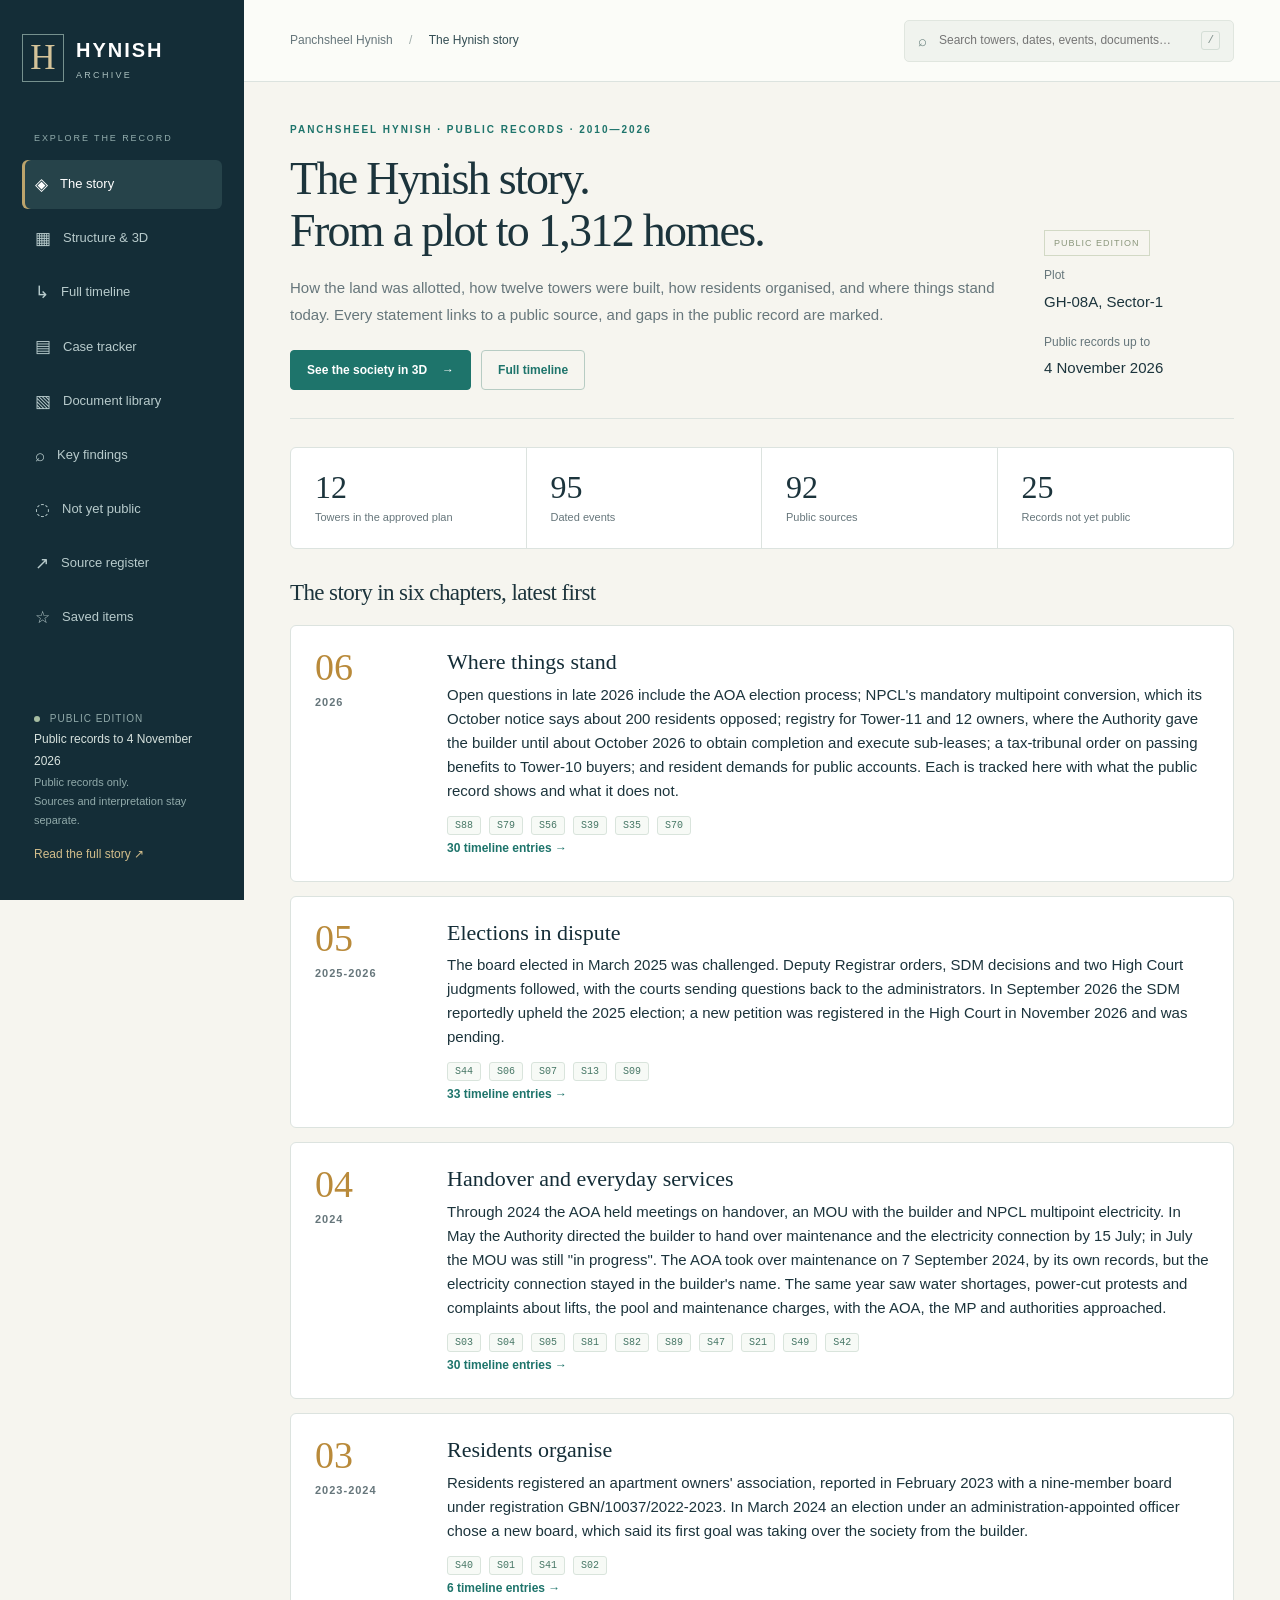
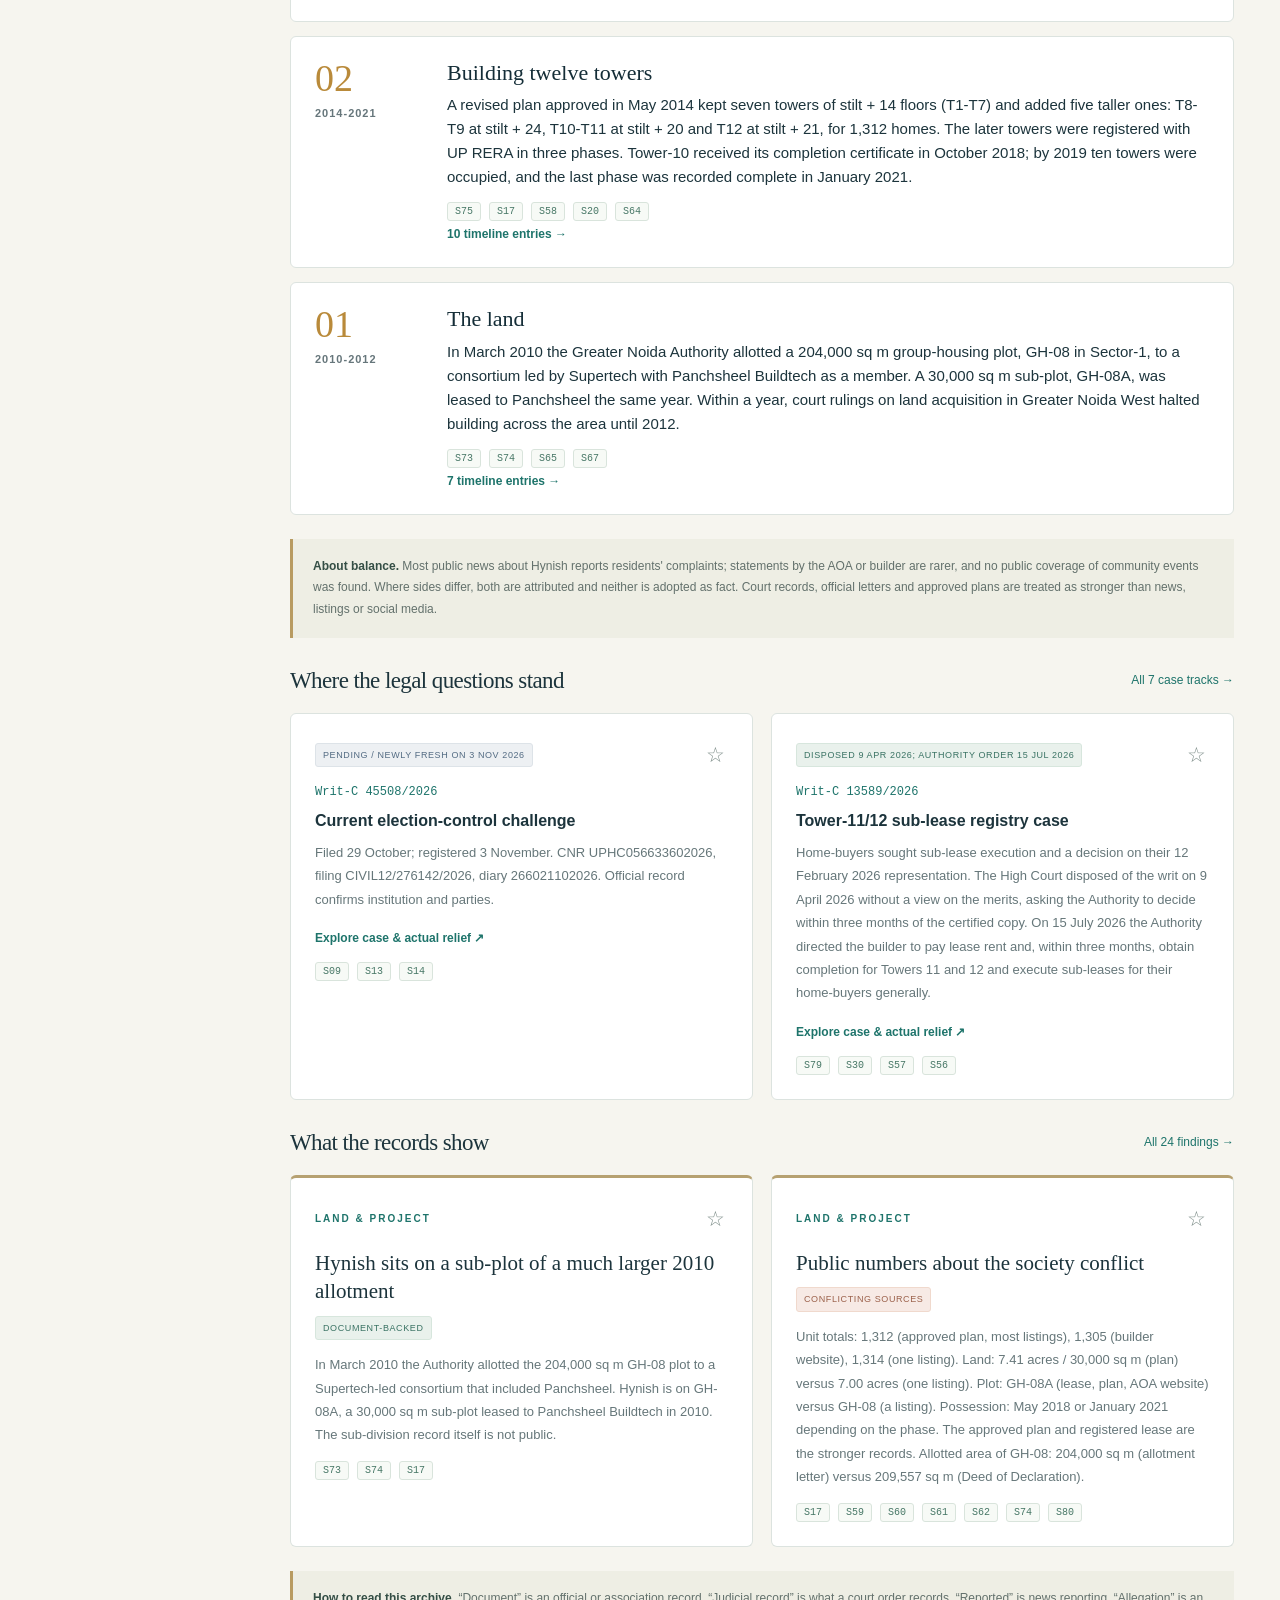
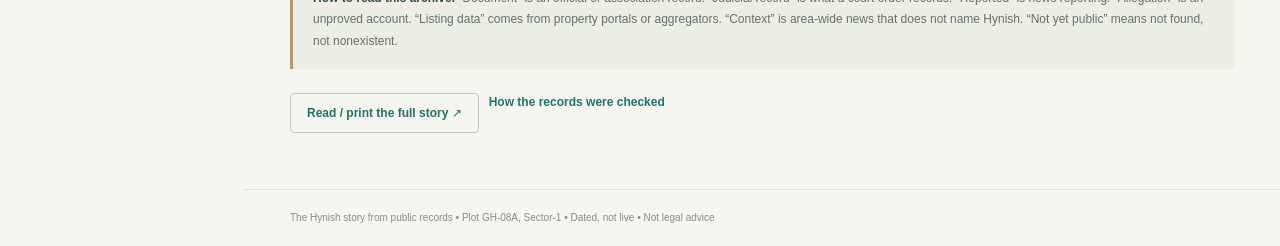
<file: index.html>
<!doctype html>
<html lang="en"><head><meta charset="utf-8"><meta name="robots" content="noindex, nofollow"><meta name="viewport" content="width=device-width,initial-scale=1"><meta name="description" content="The Panchsheel Hynish story from public records: land, construction, residents, handover, services and court cases, with a 3D model of the society."><title>Hynish Archive</title><link rel="stylesheet" href="assets/style.css"></head>
<body>
<aside class="sidebar"><a href="#overview" class="brand"><span class="brandmark">H</span><span>HYNISH<span class="brand-sub">ARCHIVE</span></span></a><div class="sidebar-label">EXPLORE THE RECORD</div><nav aria-label="Main navigation"><a href="#overview" data-view="overview">◈ <span>The story</span></a><a href="#structure" data-view="structure">▦ <span>Structure &amp; 3D</span></a><a href="#timeline" data-view="timeline">↳ <span>Full timeline</span></a><a href="#cases" data-view="cases">▤ <span>Case tracker</span></a><a href="#documents" data-view="documents">▧ <span>Document library</span></a><a href="#findings" data-view="findings">⌕ <span>Key findings</span></a><a href="#missing" data-view="missing">◌ <span>Not yet public</span></a><a href="#sources" data-view="sources">↗ <span>Source register</span></a><a href="#saved" data-view="saved">☆ <span>Saved items</span></a></nav><div class="sidebar-footer"><span class="live-dot"></span> PUBLIC EDITION<br><strong>Public records to 4 November 2026</strong><p>Public records only.<br>Sources and interpretation stay separate.</p><a href="Detailed_Brief.html" target="_blank">Read the full story ↗</a></div></aside>
<div class="shell"><header class="topbar"><div class="breadcrumb">Panchsheel Hynish <span>/</span> <strong id="crumb">The Hynish story</strong></div><label class="search-wrap"><span aria-hidden="true">⌕</span><input id="search" type="search" placeholder="Search towers, dates, events, documents…" aria-label="Search archive"><kbd>/</kbd></label><button class="clear-btn" id="clear" hidden>Clear search</button></header><main id="main" tabindex="-1"></main><footer class="page-footer">The Hynish story from public records • Plot GH-08A, Sector-1 • Dated, not live • Not legal advice</footer></div>
<dialog id="detail"><div class="modal-head"><div><span class="eyebrow" id="detail-kind"></span><h2 id="detail-title"></h2></div><button id="close-detail" class="icon-btn" aria-label="Close details">✕</button></div><div id="detail-body"></div></dialog>
<script src="assets/archive-data.js?v=20261107n"></script><script src="assets/model3d.js?v=20261107n"></script><script src="assets/app.js?v=20261107n"></script></body></html>
</file>
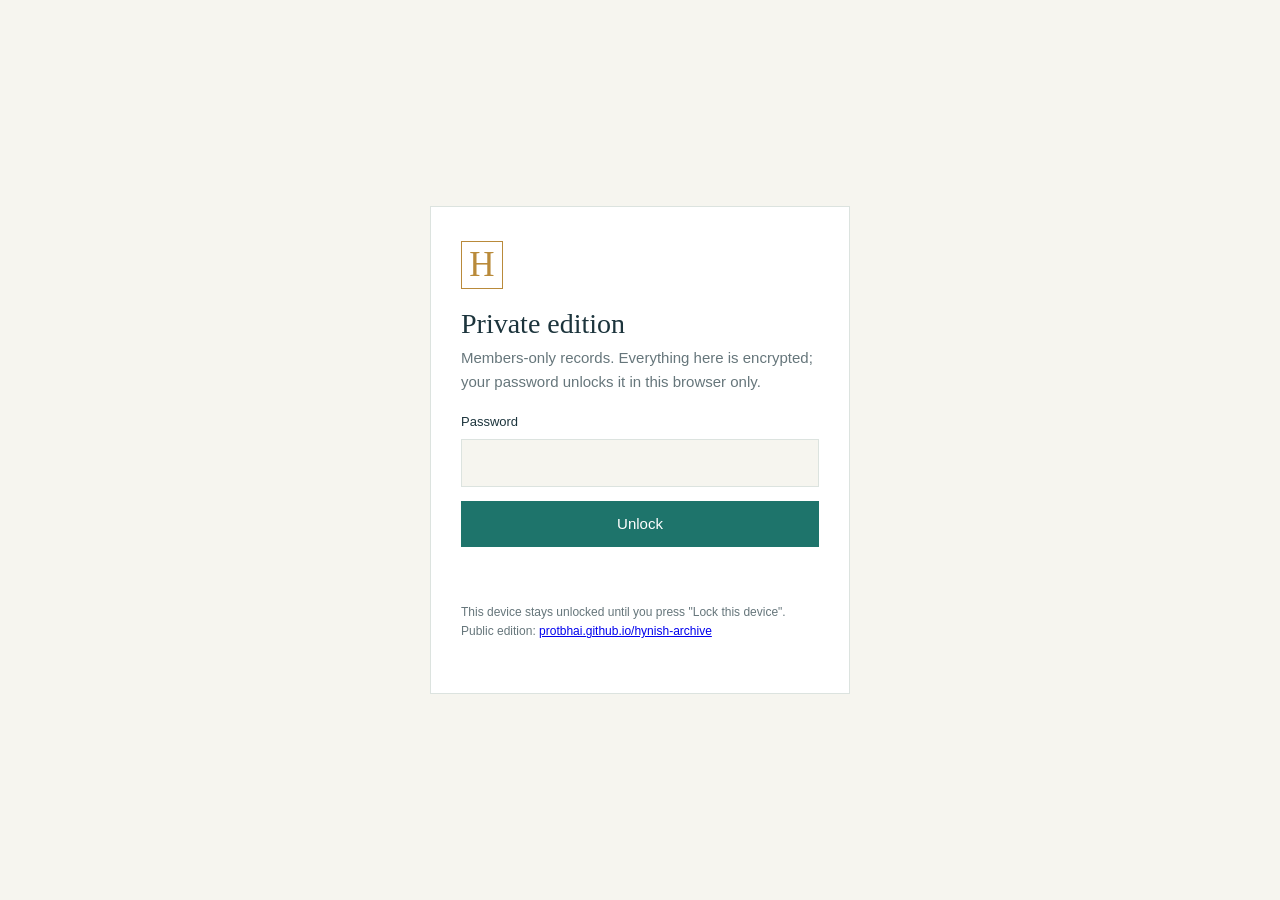
<file: private/index.html>
<!doctype html>
<html lang="en"><head><meta charset="utf-8"><meta name="robots" content="noindex, nofollow"><meta name="viewport" content="width=device-width,initial-scale=1">
<title>Hynish Archive — private edition</title>
<style>
:root{--navy:#142d37;--ink:#1c343c;--muted:#66767b;--teal:#1e746b;--line:#dce3df;--paper:#f6f5ef;--white:#fff;--gold:#b98a3a;--bad:#a5432f}
@media (prefers-color-scheme:dark){:root{--ink:#e3ecea;--muted:#9fb1b0;--line:#30474d;--paper:#0f1e24;--white:#16282f;--teal:#5fb3a7;--bad:#e08a74}}
*{box-sizing:border-box}body{margin:0;min-height:100vh;display:grid;place-items:center;background:var(--paper);color:var(--ink);font:15px/1.6 'Segoe UI',Arial,sans-serif;padding:16px}
main{width:100%;max-width:420px;background:var(--white);border:1px solid var(--line);padding:34px 30px}
.mark{display:inline-grid;place-items:center;border:1px solid var(--gold);width:42px;height:48px;font:35px Georgia,serif;color:var(--gold)}
h1{font:28px/1.2 Georgia,serif;margin:18px 0 6px}p{color:var(--muted);margin:0 0 18px}
label{display:block;font-size:13px;margin-bottom:6px}input{width:100%;font:inherit;padding:11px 12px;border:1px solid var(--line);background:var(--paper);color:var(--ink)}
button{font:inherit;margin-top:14px;width:100%;padding:11px;border:0;background:var(--teal);color:#fff;cursor:pointer}button.secondary{background:transparent;color:var(--teal);border:1px solid var(--line)}
button:disabled{opacity:.6;cursor:wait}.msg{min-height:22px;margin-top:12px;font-size:13px}.bad{color:var(--bad)}.small{font-size:12px;margin-top:22px}
input:focus-visible,button:focus-visible{outline:3px solid var(--gold);outline-offset:2px}
</style></head>
<body><main>
<span class="mark">H</span>
<h1>Private edition</h1>
<p>Members-only records. Everything here is encrypted; your password unlocks it in this browser only.</p>
<form id="f" autocomplete="off">
<label for="pw">Password</label>
<input id="pw" type="password" autocomplete="current-password" required>
<button id="go" type="submit">Unlock</button>
</form>
<div id="open" hidden><button id="enter" type="button">Open the private edition</button><button id="lock" class="secondary" type="button">Lock this device</button></div>
<div id="msg" class="msg" role="status"></div>
<p class="small">This device stays unlocked until you press "Lock this device". Public edition: <a href="../">protbhai.github.io/hynish-archive</a></p>
</main>
<script>
(()=>{'use strict';
const DB='hynish-private',STORE='k',$=s=>document.querySelector(s);
const idb=()=>new Promise((ok,no)=>{const r=indexedDB.open(DB,1);r.onupgradeneeded=()=>r.result.createObjectStore(STORE);r.onsuccess=()=>ok(r.result);r.onerror=()=>no(r.error)});
const tx=async(mode,fn)=>{const db=await idb();return new Promise((ok,no)=>{const t=db.transaction(STORE,mode);const q=fn(t.objectStore(STORE));t.oncomplete=()=>ok(q&&q.result);t.onerror=()=>no(t.error)})};
const say=(t,bad)=>{$('#msg').textContent=t;$('#msg').className='msg'+(bad?' bad':'')};
const b64=s=>Uint8Array.from(atob(s),c=>c.charCodeAt(0));
const ready=('serviceWorker' in navigator)?navigator.serviceWorker.register('sw.js',{scope:'./'}).then(()=>navigator.serviceWorker.ready):Promise.reject(new Error('This browser cannot open the private edition (no service workers).'));
const show=unlocked=>{$('#f').hidden=unlocked;$('#open').hidden=!unlocked};
tx('readonly',s=>s.get('key')).then(k=>show(!!k)).catch(()=>show(false));
$('#f').addEventListener('submit',async e=>{
  e.preventDefault();$('#go').disabled=true;say('Unlocking… (a few seconds)');
  try{
    const cfg=await (await fetch('config.json',{cache:'no-store'})).json();
    const base=await crypto.subtle.importKey('raw',new TextEncoder().encode($('#pw').value),'PBKDF2',false,['deriveKey']);
    const key=await crypto.subtle.deriveKey({name:'PBKDF2',salt:b64(cfg.salt),iterations:cfg.iterations,hash:'SHA-256'},base,{name:'AES-GCM',length:256},false,['decrypt']);
    const m=new Uint8Array(await (await fetch('manifest.bin',{cache:'no-store'})).arrayBuffer());
    try{await crypto.subtle.decrypt({name:'AES-GCM',iv:m.slice(0,12)},key,m.slice(12))}catch(_){say('Wrong password.',true);return}
    await tx('readwrite',s=>s.put(key,'key'));await ready;$('#pw').value='';location.href='app/index.html'+(/^#case-[A-Za-z0-9]+$/.test(location.hash)?location.hash:'');
  }catch(err){say(String(err.message||err),true)}finally{$('#go').disabled=false}
});
$('#enter').addEventListener('click',async()=>{try{await ready;location.href='app/index.html'+(/^#case-[A-Za-z0-9]+$/.test(location.hash)?location.hash:'')}catch(err){say(String(err.message||err),true)}});
$('#lock').addEventListener('click',async()=>{await tx('readwrite',s=>s.delete('key'));try{(await ready).active.postMessage('locked')}catch(_){}show(false);say('Locked. This browser can no longer open the private edition without the password.')});
})();
</script>
</body></html>
</file>
<file: assets/style.css>
:root{--navy:#142d37;--ink:#1c343c;--muted:#66767b;--teal:#1e746b;--line:#dce3df;--paper:#f6f5ef;--white:#fff;--gold:#b98a3a;--blue:#456d91}*{box-sizing:border-box}body{margin:0;background:var(--paper);color:var(--ink);font:15px/1.6 'Segoe UI',Arial,sans-serif}button,input,select{font:inherit}a{color:var(--teal);text-decoration:none}a:hover{text-decoration:underline}button{cursor:pointer}button:focus-visible,a:focus-visible,input:focus-visible,select:focus-visible{outline:3px solid #d5ad59;outline-offset:3px}.sidebar{position:fixed;inset:0 auto 0 0;width:244px;background:var(--navy);color:#d7e4e4;padding:34px 22px;display:flex;flex-direction:column;z-index:5}.brand{display:flex;gap:12px;align-items:center;color:white;font-size:20px;font-weight:650;letter-spacing:2px}.brand:hover{text-decoration:none}.brandmark{display:grid;place-items:center;border:1px solid #76918e;width:42px;height:48px;font:35px Georgia,serif;letter-spacing:0;color:#d4c399}.brand-sub{display:block;font-size:9px;letter-spacing:2.3px;font-weight:400;color:#aabfbe;margin-top:2px}.sidebar-label{font-size:9px;letter-spacing:1.9px;color:#93adad;margin:49px 12px 14px}nav{display:grid;gap:5px}nav a{color:#b8cbcc;padding:11px 13px;border-radius:6px;font-size:17px;display:flex;gap:12px;align-items:center}nav a span{font-size:13px;font-weight:500}nav a.active{background:#26434a;color:white;box-shadow:inset 3px 0 #bca46c}nav a:hover{background:#213d45;text-decoration:none}.sidebar-footer{margin-top:auto;padding:28px 12px 0;color:#91aaaa;font-size:10px;letter-spacing:1px;line-height:1.9}.sidebar-footer strong{font-size:12px;color:#d7e2de;font-weight:500;letter-spacing:0}.sidebar-footer p{font-size:11px;letter-spacing:0;line-height:1.7}.sidebar-footer a{font-size:12px;color:#d2bd8b;letter-spacing:0}.live-dot{display:inline-block;width:6px;height:6px;border-radius:50%;background:#a7bda2;margin-right:6px}.shell{margin-left:244px}.topbar{height:82px;border-bottom:1px solid var(--line);padding:0 46px;display:flex;align-items:center;justify-content:space-between;gap:22px;background:#fbfcf8;position:sticky;top:0;z-index:4}.breadcrumb{font-size:12px;color:var(--muted)}.breadcrumb span{margin:0 13px;color:#a0adab}.breadcrumb strong{font-weight:500;color:#344e54}.search-wrap{display:flex;align-items:center;gap:10px;background:#f0f3ee;border:1px solid #e0e6df;border-radius:5px;padding:8px 13px;width:330px;color:#69817e}.search-wrap input{background:none;border:0;outline:none;width:100%;font-size:12px;color:var(--ink)}kbd{border:1px solid #d4ded6;padding:0 5px;border-radius:3px;color:#80918c;font-size:11px}.clear-btn{border:0;background:none;font-size:12px;color:var(--teal)}main{max-width:1550px;margin:auto;padding:40px 46px 56px}.eyebrow{font-size:10px;letter-spacing:2px;font-weight:600;text-transform:uppercase;color:var(--teal)}h1{font:46px/1.13 Georgia,'Times New Roman',serif;letter-spacing:-1.7px;margin:15px 0 17px;max-width:790px}h2{font:28px/1.25 Georgia,serif;letter-spacing:-.6px;margin:0 0 12px}h3{font-size:16px;line-height:1.5;margin:0 0 8px}p{margin:0 0 14px}.lead{font-size:15px;color:var(--muted);max-width:740px;line-height:1.8}.hero{display:flex;justify-content:space-between;gap:36px;border-bottom:1px solid var(--line);padding-bottom:28px}.hero-aside{min-width:190px;align-self:flex-end;font-size:12px;color:var(--muted);padding-bottom:10px}.hero-aside strong{display:block;font-size:15px;color:var(--ink);font-weight:500;margin-top:4px}.button{border:1px solid var(--teal);border-radius:4px;background:var(--teal);color:white;padding:10px 16px;display:inline-flex;align-items:center;gap:15px;font-size:12px;font-weight:550;line-height:1.5}.button:hover{background:#165d56;text-decoration:none}.button.secondary{background:none;color:var(--teal);border-color:#b7ccc3}.button.secondary:hover{background:#e9efea}.actions{display:flex;gap:10px;flex-wrap:wrap;margin-top:22px}.stats{display:grid;grid-template-columns:repeat(4,1fr);border:1px solid var(--line);background:#fff;margin:28px 0 30px;border-radius:6px}.stat{padding:21px 24px;border-right:1px solid var(--line)}.stat:last-child{border:0}.stat b{font:32px Georgia,serif;display:block}.stat span{font-size:11px;color:var(--muted);display:block;margin-top:3px}.section-heading{display:flex;align-items:center;justify-content:space-between;margin:29px 0 18px;gap:20px}.section-heading h2{font-size:23px;margin:0}.section-heading a{font-size:12px}.grid{display:grid;grid-template-columns:repeat(2,minmax(0,1fr));gap:18px}.card{background:white;border:1px solid var(--line);border-radius:6px;padding:24px;position:relative}.card p{font-size:13px;color:#66777a;line-height:1.8}.card .number{font:12px 'Consolas',monospace;color:var(--teal);margin:10px 0}.pill{display:inline-block;font-size:9px;line-height:1.6;letter-spacing:.6px;text-transform:uppercase;padding:4px 7px;border-radius:3px;background:#e9f1ec;color:#397263;border:1px solid #d7e6dd}.pill.reported{background:#f6eedc;color:#8c6a27;border-color:#eee0bd}.pill.missing,.pill.allegation{background:#f7eae5;color:#9b614b;border-color:#f0d9cd}.pill.neutral{background:#edf0f3;color:#536b83;border-color:#dde3e8}.pill.private{background:#f1eaf3;color:#7d5c86;border-color:#e5d8eb}.card-meta{display:flex;align-items:center;justify-content:space-between;gap:10px;margin-bottom:13px}.card-link{border:0;background:none;padding:0;color:var(--teal);font-size:12px;font-weight:600}.bookmark{border:0;background:none;color:#83928e;font-size:21px;padding:0 3px}.bookmark.on{color:#a37e34}.note{border-left:3px solid #b89b61;background:#eeeee4;padding:17px 20px;color:#63716c;font-size:12px;line-height:1.8;margin:24px 0}.note strong{color:#344e45}.topic-grid{display:grid;grid-template-columns:repeat(4,1fr);gap:12px}.topic{border:1px solid var(--line);background:#fff;padding:18px;text-align:left;border-radius:5px;color:var(--ink)}.topic:hover{border-color:#6e9c8a;background:#fafdf8}.topic strong{font-size:13px;display:block}.topic span{font-size:10px;color:#81908c;display:block;margin-top:6px}.toolbar{display:flex;align-items:center;gap:12px;margin:25px 0;flex-wrap:wrap}.toolbar label{font-size:11px;color:var(--muted)}select{border:1px solid #cad8cf;border-radius:4px;color:var(--ink);background:white;padding:8px 30px 8px 11px;font-size:12px}.result-count{font-size:12px;color:#71827b;margin-left:auto}.timeline-list{position:relative;margin-left:16px;padding-left:30px;border-left:1px solid #bdcec1}.event{background:#fff;border:1px solid var(--line);padding:20px 23px;margin-bottom:14px;border-radius:5px;position:relative}.event:before{content:'';position:absolute;left:-36px;top:28px;width:8px;height:8px;border-radius:50%;background:#6b9786;border:3px solid var(--paper);box-sizing:content-box}.event-date{font:11px Consolas,monospace;color:#798b83;display:block;margin-bottom:6px}.event h3{font-size:15px}.event p{font-size:13px;color:#61746e;margin:10px 0 8px;line-height:1.8}.source-links{display:flex;gap:8px;flex-wrap:wrap;margin-top:13px}.source-links button{border:1px solid #d9e4dc;background:#f7faf6;color:#477766;border-radius:3px;font:10px Consolas,monospace;padding:3px 7px}.source-links button:hover{background:#e8f2e9}.table-wrap{background:#fff;border:1px solid var(--line);border-radius:6px;overflow:auto}table{border-collapse:collapse;width:100%;font-size:12px;text-align:left}th{background:#eef2ec;padding:13px 16px;font-size:10px;letter-spacing:.7px;text-transform:uppercase;color:#6b7f72;font-weight:600;white-space:nowrap}td{padding:16px;border-top:1px solid #e5eae3;vertical-align:top}td .title-button{background:none;border:0;text-align:left;color:var(--ink);padding:0;font-size:13px;font-weight:550;line-height:1.6}td .title-button:hover{color:var(--teal)}td small{display:block;font-size:10px;color:#88978d;margin-top:5px}.filetype{display:inline-grid;place-items:center;border:1px solid #b9cec1;border-radius:3px;font:9px Consolas,monospace;color:#54806c;padding:4px 6px}.empty{padding:40px;text-align:center;color:#7b8d81;border:1px dashed #cbd8cb;border-radius:7px}.page-intro{max-width:820px;color:var(--muted);font-size:14px}.page-footer{border-top:1px solid var(--line);padding:20px 46px;font-size:10px;color:#839286}.finding-card{border-top:3px solid #b6a171}.finding-card h3{font:21px/1.35 Georgia,serif}.source-card{margin-bottom:13px}.source-card h3{font-size:15px}.source-card .source-id{font:11px Consolas,monospace;color:#849487}.source-card p{font-size:13px}.doc-meta{font-size:11px;color:#7d9083;overflow-wrap:anywhere}dialog{border:0;border-radius:9px;padding:0;width:min(1100px,94vw);max-height:92vh;color:var(--ink);box-shadow:0 24px 100px #07191655}dialog::backdrop{background:#0b242eaa;backdrop-filter:blur(3px)}.modal-head{padding:25px 30px 20px;border-bottom:1px solid var(--line);display:flex;justify-content:space-between;gap:20px;background:#f8faf4;position:sticky;top:0;z-index:2}.modal-head h2{font-size:25px;margin:6px 0 0}.icon-btn{background:none;border:1px solid #cbd8cc;border-radius:50%;width:32px;height:32px;flex-shrink:0;color:#66816e}.modal-head .eyebrow{font-size:9px}#detail-body{padding:28px 30px;line-height:1.9}#detail-body p{font-size:14px;color:#536c5d}#detail-body h3{margin-top:20px}iframe.doc-preview{width:100%;height:65vh;margin-top:20px;border:1px solid #d4ded4;background:#eff2ec}.doc-image{display:block;max-width:100%;max-height:75vh;object-fit:contain;margin:20px auto}details{margin:18px 0;border-top:1px solid var(--line);padding-top:12px}summary{cursor:pointer;font-size:12px;color:var(--teal)}.hash{font:10px Consolas,monospace;overflow-wrap:anywhere;background:#f3f6ef;padding:13px;border-radius:4px}.missing-list .card{margin-bottom:13px}.missing-list h3{font-size:15px}.missing-list p{margin-bottom:8px}.search-label{display:flex;align-items:center;gap:8px;color:#7b8e7e;font-size:11px}.type-head{margin-top:30px;display:flex;gap:10px;align-items:baseline}.type-head h2{font-size:23px}.type-head span{font-size:12px;color:#819080}.proof-grid{display:grid;grid-template-columns:1fr 1fr;gap:20px}.proof-grid img{width:100%;border:1px solid var(--line)}.proof-grid a{font-size:12px}.small{font-size:11px;color:var(--muted)}.link-list{padding-left:20px}.link-list li{margin-bottom:8px;font-size:13px}.hero .edition{color:#8b977c;border:1px solid #d2d9c5;padding:5px 9px;font-size:9px;letter-spacing:1px;display:inline-block;margin-bottom:10px}.feature-card{background:#e8eee7;border-color:#d2dfd2}.feature-card h3{font:22px/1.35 Georgia,serif}.feature-card p{color:#55715d}.muted{color:var(--muted)}
@media(min-width:1600px){main{padding-top:48px}.hero h1{font-size:54px}.grid{gap:22px}}
@media(max-width:1100px){.sidebar{width:210px;padding:26px 15px}.shell{margin-left:210px}.topbar{padding:0 27px}main{padding:30px 27px}.hero-aside{display:none}h1{font-size:40px}.topic-grid{grid-template-columns:repeat(2,1fr)}.stat{padding:18px}.breadcrumb{display:none}.search-wrap{width:100%}}
@media(max-width:720px){.sidebar{position:relative;width:100%;padding:17px 20px;display:block}.brandmark{width:30px;height:35px;font-size:25px}.brand{font-size:17px}.brand-sub{font-size:8px}.sidebar-label,.sidebar-footer{display:none}nav{display:flex;overflow:auto;gap:6px;margin-top:18px;padding-bottom:2px}nav a{padding:7px 11px;white-space:nowrap;font-size:13px}nav a span{font-size:11px}nav a.active{box-shadow:inset 0 -2px #bca46c}.shell{margin:0}.topbar{height:65px;padding:0 20px}main{padding:28px 20px 40px}h1{font-size:36px;letter-spacing:-1px}.lead{font-size:13px}.grid{grid-template-columns:1fr}.stats{grid-template-columns:1fr 1fr}.stat:nth-child(2){border-right:0}.stat:nth-child(-n+2){border-bottom:1px solid var(--line)}.stat b{font-size:28px}.stat span{font-size:10px}.hero{padding-bottom:22px}.topic-grid{gap:9px}.card{padding:20px}.section-heading h2{font-size:21px}.page-footer{padding:18px 20px}.result-count{width:100%;margin:0}.timeline-list{padding-left:21px;margin-left:6px}.event{padding:17px}.event:before{left:-27px}.modal-head{padding:20px}.modal-head h2{font-size:21px}#detail-body{padding:20px}.proof-grid{grid-template-columns:1fr}.toolbar{gap:8px}.search-wrap{padding:7px 10px}.topbar .clear-btn{white-space:nowrap}}
@media print{.sidebar,.topbar,.actions,.toolbar,.bookmark,.page-footer{display:none}.shell{margin:0}main{padding:0}.card,.event{break-inside:avoid}.grid{display:block}.card{margin-bottom:15px}dialog{display:none}}

.chapters{display:grid;gap:14px}.chapter{display:grid;grid-template-columns:110px 1fr;gap:22px;background:white;border:1px solid var(--line);border-radius:6px;padding:22px 24px}.chapter h3{margin:0 0 6px;font:22px/1.3 Georgia,serif;color:var(--navy)}.chapter p{margin:0 0 10px}.chapter-num{font:38px/1 Georgia,serif;color:var(--gold)}.chapter-num span{display:block;font:600 11px/1.6 'Segoe UI',Arial,sans-serif;letter-spacing:1px;color:var(--muted);margin-top:8px}
.model-wrap{background:white;border:1px solid var(--line);border-radius:6px;overflow:hidden}#model{width:100%}.model-canvas{display:block;width:100%;touch-action:none;cursor:grab}.model-canvas:active{cursor:grabbing}.model-tools{display:flex;flex-wrap:wrap;gap:8px;align-items:center;padding:12px 14px;border-top:1px solid var(--line)}.model-tools .button{padding:7px 12px;font-size:12px}.legend{display:flex;flex-wrap:wrap;gap:12px;margin-left:auto;font-size:12px;color:var(--muted)}.legend i{display:inline-block;width:11px;height:11px;border-radius:2px;margin-right:5px;vertical-align:-1px}
.tower-picker{display:flex;flex-wrap:wrap;gap:6px;margin:16px 0 10px}.tower-picker button{border:1px solid var(--line);background:white;border-radius:5px;padding:6px 11px;font-weight:600;color:var(--navy)}.tower-picker button.on{background:var(--navy);color:white;border-color:var(--navy)}.tower-info h3{margin:6px 0}
table th{text-align:left}.osm-frame{width:100%;height:320px;border:1px solid var(--line);border-radius:6px;margin-top:12px}
@media(max-width:720px){.chapter{grid-template-columns:1fr;gap:8px;padding:18px}.chapter-num{font-size:28px}.legend{margin-left:0}}
</file>
